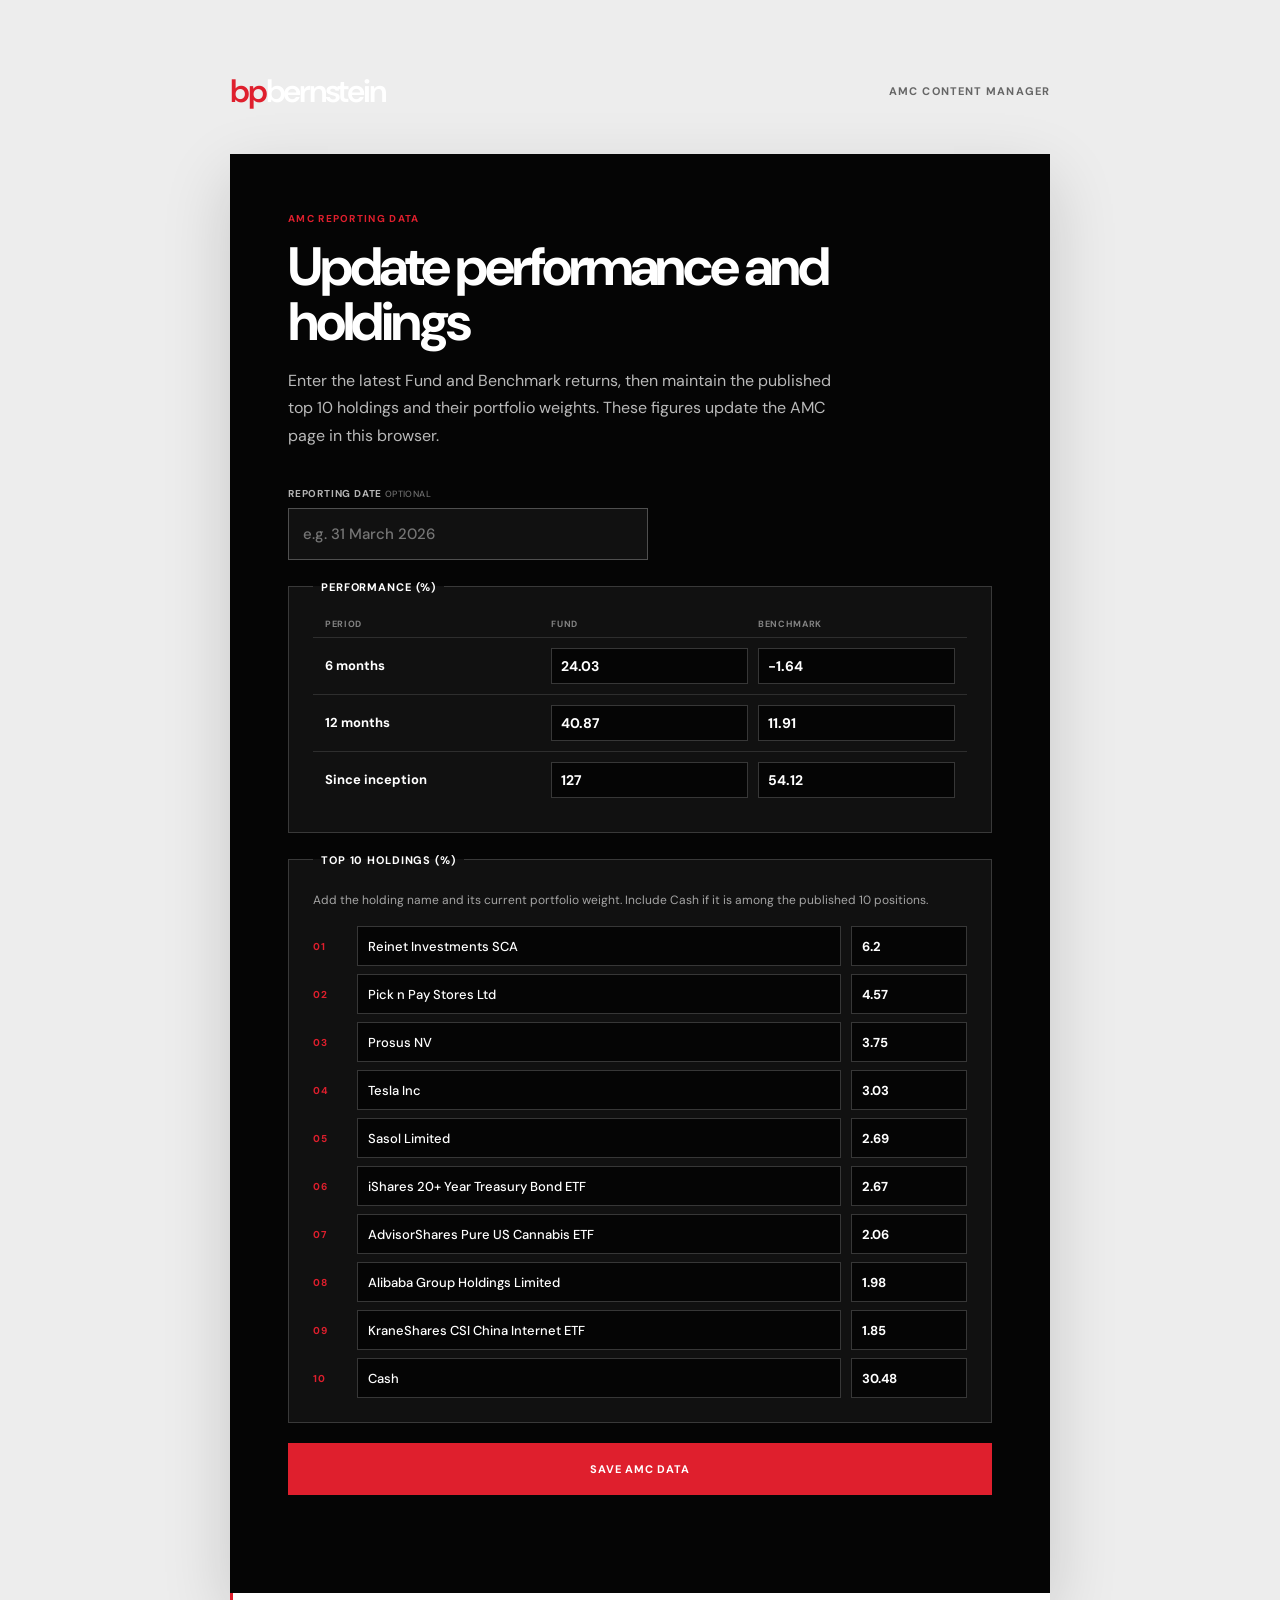
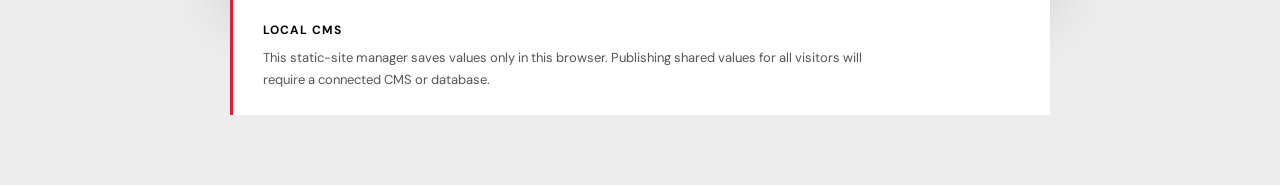
<file: amc-cms.html>
<!DOCTYPE html>
<html lang="en-ZA">
<head>
  <meta charset="UTF-8">
  <meta name="viewport" content="width=device-width, initial-scale=1.0">
  <meta name="robots" content="noindex, nofollow">
  <meta name="theme-color" content="#050505">
  <title>AMC Figure Manager | BP Bernstein</title>
  <link rel="preconnect" href="https://fonts.googleapis.com">
  <link rel="preconnect" href="https://fonts.gstatic.com" crossorigin>
  <link href="https://fonts.googleapis.com/css2?family=DM+Sans:wght@400;500;600;700&display=swap" rel="stylesheet">
  <link rel="stylesheet" href="css/amc-cms.css">
</head>
<body>
  <main class="cms-shell">
    <header class="cms-header">
      <a class="cms-brand" href="amc.html" aria-label="Return to the AMC page"><span>bp</span>bernstein</a>
      <p>AMC content manager</p>
    </header>

    <section class="cms-card" aria-labelledby="cmsTitle">
      <p class="eyebrow">AMC reporting data</p>
      <h1 id="cmsTitle">Update performance and holdings</h1>
      <p class="cms-intro">Enter the latest Fund and Benchmark returns, then maintain the published top 10 holdings and their portfolio weights. These figures update the AMC page in this browser.</p>

      <form id="amcDataForm">
        <label class="cms-date" for="cmsAsOf"><span>Reporting date <small>Optional</small></span><input id="cmsAsOf" name="asOf" type="text" placeholder="e.g. 31 March 2026"></label>

        <fieldset class="cms-section">
          <legend>Performance (%)</legend>
          <div class="cms-performance-head"><span>Period</span><span>Fund</span><span>Benchmark</span></div>
          <div class="cms-performance-row"><strong>6 months</strong><label><span class="sr-only">Fund return for 6 months</span><input name="sixMonthsFund" type="number" inputmode="decimal" step="0.01" required></label><label><span class="sr-only">Benchmark return for 6 months</span><input name="sixMonthsBenchmark" type="number" inputmode="decimal" step="0.01" required></label></div>
          <div class="cms-performance-row"><strong>12 months</strong><label><span class="sr-only">Fund return for 12 months</span><input name="twelveMonthsFund" type="number" inputmode="decimal" step="0.01" required></label><label><span class="sr-only">Benchmark return for 12 months</span><input name="twelveMonthsBenchmark" type="number" inputmode="decimal" step="0.01" required></label></div>
          <div class="cms-performance-row"><strong>Since inception</strong><label><span class="sr-only">Fund return since inception</span><input name="inceptionFund" type="number" inputmode="decimal" step="0.01" required></label><label><span class="sr-only">Benchmark return since inception</span><input name="inceptionBenchmark" type="number" inputmode="decimal" step="0.01" required></label></div>
        </fieldset>

        <fieldset class="cms-section">
          <legend>Top 10 holdings (%)</legend>
          <p class="cms-section__intro">Add the holding name and its current portfolio weight. Include Cash if it is among the published 10 positions.</p>
          <div class="holdings-editor" id="holdingsEditor"></div>
        </fieldset>
        <button type="submit">Save AMC data</button>
      </form>
      <p class="cms-message" id="cmsMessage" role="status" aria-live="polite"></p>
    </section>

    <aside class="cms-note">
      <strong>Local CMS</strong>
      <p>This static-site manager saves values only in this browser. Publishing shared values for all visitors will require a connected CMS or database.</p>
    </aside>
  </main>
  <script src="js/amc-cms.js?v=20260823"></script>
</body>
</html>
</file>
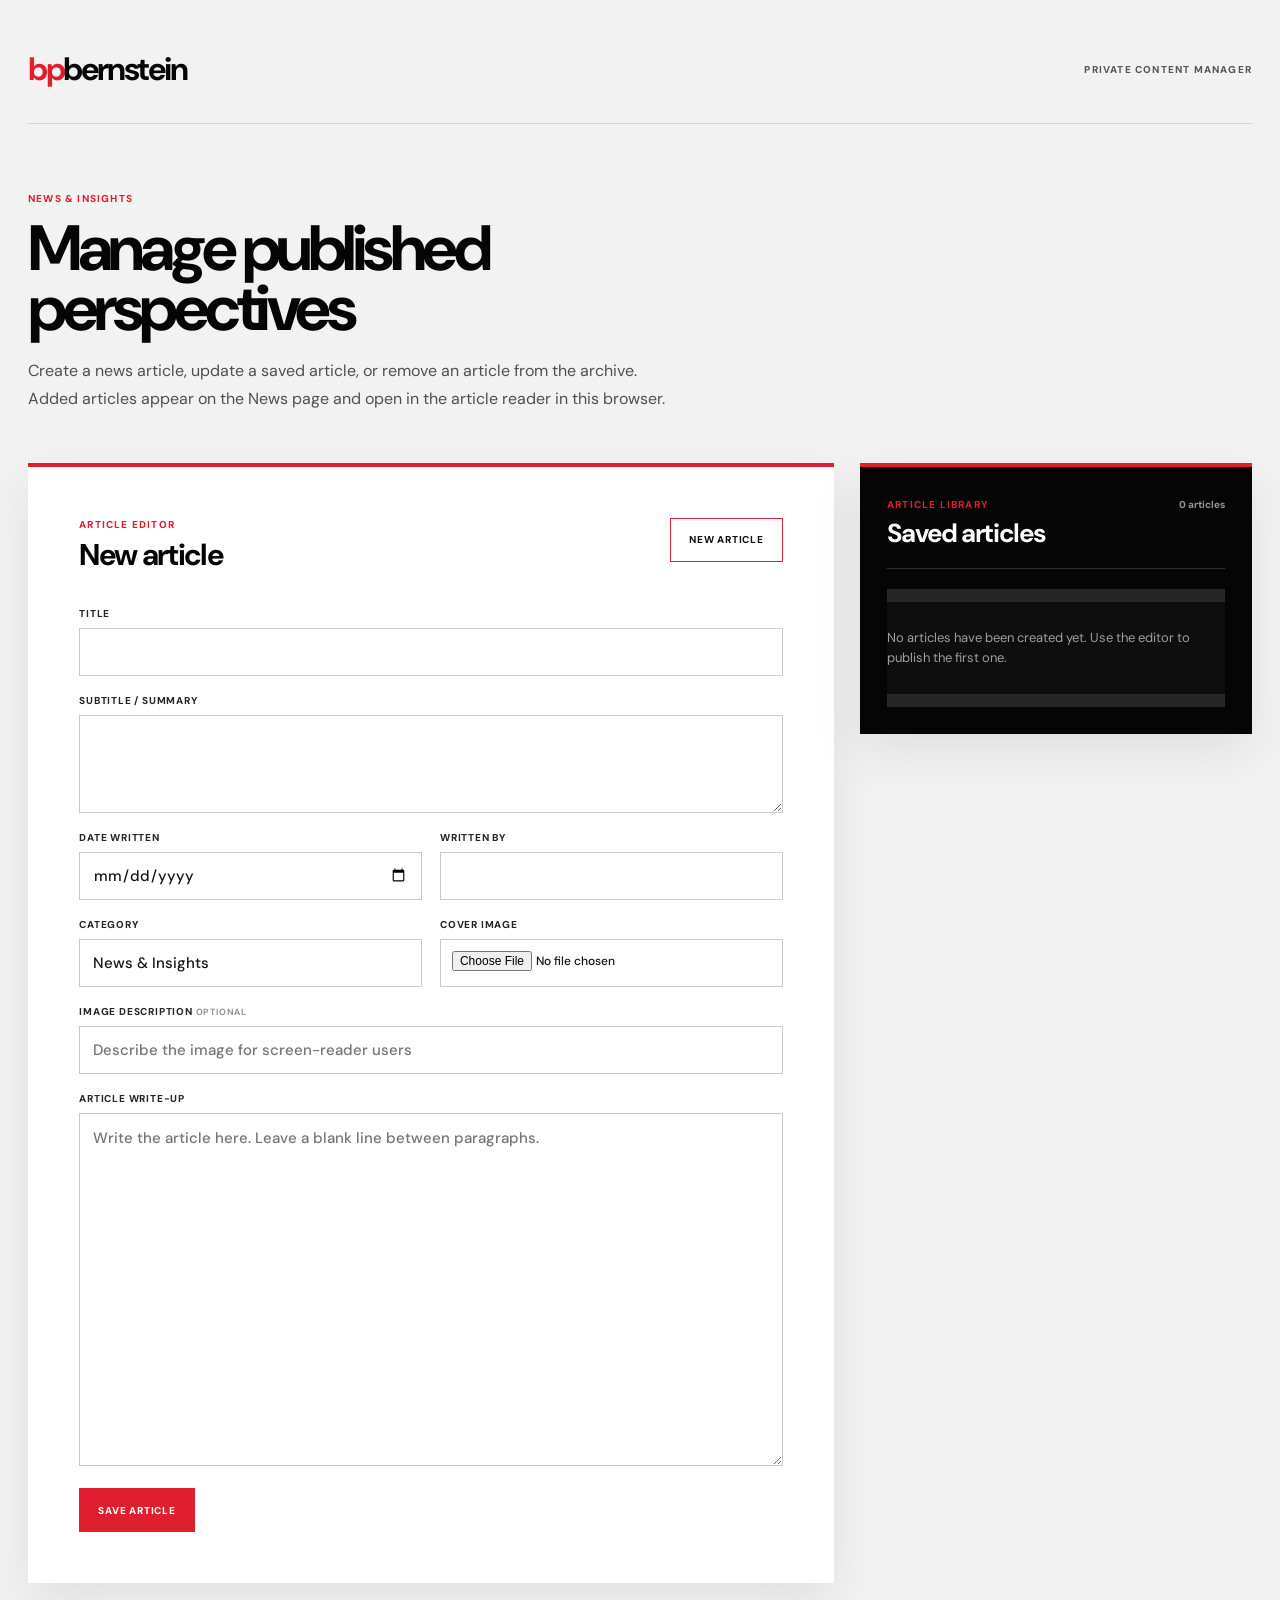
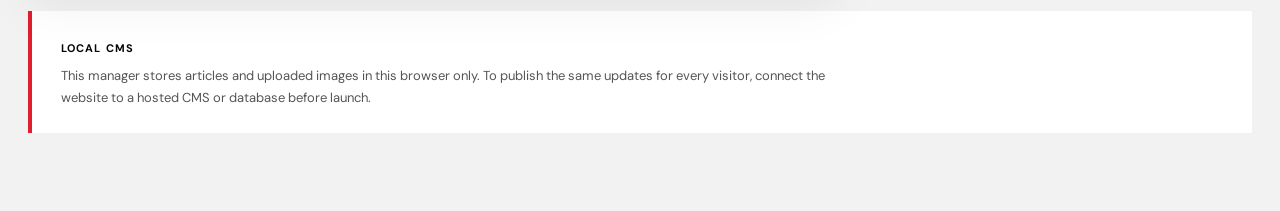
<file: news-cms.html>
<!DOCTYPE html>
<html lang="en-ZA">
<head>
  <meta charset="UTF-8">
  <meta name="viewport" content="width=device-width, initial-scale=1.0">
  <meta name="robots" content="noindex, nofollow">
  <meta name="theme-color" content="#050505">
  <title>News Manager | BP Bernstein</title>
  <link rel="preconnect" href="https://fonts.googleapis.com">
  <link rel="preconnect" href="https://fonts.gstatic.com" crossorigin>
  <link href="https://fonts.googleapis.com/css2?family=DM+Sans:wght@400;500;600;700&display=swap" rel="stylesheet">
  <link rel="stylesheet" href="css/news-cms.css">
</head>
<body>
  <main class="cms-shell">
    <header class="cms-header">
      <a class="cms-brand" href="news.html" aria-label="Return to News"><span>bp</span>bernstein</a>
      <p>Private content manager</p>
    </header>

    <section class="cms-intro" aria-labelledby="cmsTitle">
      <p class="eyebrow">News &amp; insights</p>
      <h1 id="cmsTitle">Manage published perspectives</h1>
      <p>Create a news article, update a saved article, or remove an article from the archive. Added articles appear on the News page and open in the article reader in this browser.</p>
    </section>

    <div class="cms-layout">
      <section class="cms-card" aria-labelledby="editorTitle">
        <div class="cms-card__head"><div><p class="eyebrow">Article editor</p><h2 id="editorTitle">New article</h2></div><button class="button button--quiet" id="clearEditor" type="button">New article</button></div>
        <form id="newsArticleForm">
          <input id="articleId" name="articleId" type="hidden">
          <label class="form-field form-field--wide" for="articleTitle"><span>Title</span><input id="articleTitle" name="title" type="text" maxlength="120" required></label>
          <label class="form-field form-field--wide" for="articleSubtitle"><span>Subtitle / summary</span><textarea id="articleSubtitle" name="subtitle" rows="3" maxlength="280" required></textarea></label>
          <label class="form-field" for="articleDateInput"><span>Date written</span><input id="articleDateInput" name="date" type="date" required></label>
          <label class="form-field" for="articleAuthorInput"><span>Written by</span><input id="articleAuthorInput" name="author" type="text" maxlength="90" required></label>
          <label class="form-field" for="articleCategory"><span>Category</span><input id="articleCategory" name="category" type="text" value="News &amp; Insights" maxlength="60"></label>
          <label class="form-field" for="articleImage"><span>Cover image</span><input id="articleImage" name="image" type="file" accept="image/png,image/jpeg,image/webp"></label>
          <label class="form-field form-field--wide" for="articleAlt"><span>Image description <small>Optional</small></span><input id="articleAlt" name="alt" type="text" maxlength="160" placeholder="Describe the image for screen-reader users"></label>
          <div class="image-preview" id="imagePreview" hidden><img id="imagePreviewImage" alt="Selected article cover preview"><button id="removeImage" type="button">Remove image</button></div>
          <label class="form-field form-field--wide" for="articleWriteup"><span>Article write-up</span><textarea id="articleWriteup" name="writeup" rows="14" placeholder="Write the article here. Leave a blank line between paragraphs." required></textarea></label>
          <div class="form-actions"><button class="button button--red" type="submit">Save article</button><p id="cmsMessage" role="status" aria-live="polite"></p></div>
        </form>
      </section>

      <aside class="cms-library" aria-labelledby="libraryTitle">
        <div class="cms-library__head"><div><p class="eyebrow">Article library</p><h2 id="libraryTitle">Saved articles</h2></div><span id="articleCount">0 articles</span></div>
        <div class="article-library" id="articleLibrary"></div>
      </aside>
    </div>

    <aside class="cms-note"><strong>Local CMS</strong><p>This manager stores articles and uploaded images in this browser only. To publish the same updates for every visitor, connect the website to a hosted CMS or database before launch.</p></aside>
  </main>
  <script src="js/news-cms.js"></script>
</body>
</html>
</file>
<file: css/amc-cms.css>
:root {
  --black: #050505;
  --red: #df1f2d;
  --white: #ffffff;
  --muted: #a7a7a7;
}

* { box-sizing: border-box; }
body { min-width: 0; margin: 0; background: #ededed; color: var(--black); font-family: "DM Sans", Arial, sans-serif; }
.cms-shell { width: min(820px, calc(100vw - 40px)); margin: 0 auto; padding: 70px 0; }
.cms-header { margin-bottom: 42px; display: flex; align-items: center; justify-content: space-between; gap: 24px; }
.cms-brand { color: #fff; font-size: 32px; font-weight: 600; letter-spacing: -.07em; text-decoration: none; }
.cms-brand span { color: var(--red); }
.cms-header p { margin: 0; color: #666; font-size: 11px; font-weight: 700; letter-spacing: .1em; text-transform: uppercase; }
.cms-card { padding: clamp(30px, 6vw, 58px); background: var(--black); color: var(--white); box-shadow: 0 24px 64px rgba(0,0,0,.16); }
.eyebrow { margin: 0; color: var(--red); font-size: 10px; font-weight: 700; letter-spacing: .13em; text-transform: uppercase; }
h1 { max-width: 640px; margin: 14px 0 18px; font-size: clamp(34px, 5vw, 54px); line-height: 1.02; letter-spacing: -.06em; }
.cms-intro { max-width: 570px; margin: 0; color: rgba(255,255,255,.72); line-height: 1.7; }
form { margin-top: 38px; display: grid; grid-template-columns: repeat(3, 1fr); gap: 14px; }
form label { display: grid; gap: 8px; color: rgba(255,255,255,.7); font-size: 10px; font-weight: 700; letter-spacing: .08em; text-transform: uppercase; }
form label > span:last-child { min-height: 54px; border: 1px solid rgba(255,255,255,.26); background: #111; display: flex; align-items: center; }
input { width: 100%; min-width: 0; padding: 0 13px; border: 0; outline: 0; background: transparent; color: #fff; font-family: inherit; font-size: 20px; font-weight: 700; }
input:focus { box-shadow: inset 0 0 0 2px var(--red); }
form b { padding-right: 13px; color: var(--red); font-size: 16px; }
button { grid-column: 1 / -1; min-height: 52px; margin-top: 10px; border: 1px solid var(--red); background: var(--red); color: #fff; font: inherit; font-size: 11px; font-weight: 700; letter-spacing: .07em; text-transform: uppercase; cursor: pointer; transition: background .2s, transform .2s; }
button:hover { background: #b81320; transform: translateY(-2px); }
.cms-message { min-height: 22px; margin: 18px 0 0; color: #fff; font-size: 13px; }
.cms-note { padding: 25px 30px; border-left: 3px solid var(--red); background: #fff; }
.cms-note strong { font-size: 12px; letter-spacing: .08em; text-transform: uppercase; }
.cms-note p { max-width: 640px; margin: 8px 0 0; color: #555; font-size: 13px; line-height: 1.65; }

@media (max-width: 640px) {
  .cms-shell { width: min(100% - 32px, 820px); padding: 38px 0; }
  .cms-header { align-items: flex-start; flex-direction: column; gap: 9px; }
  form { grid-template-columns: 1fr; }
}

/* Performance and holdings editor */
.sr-only { position:absolute; width:1px; height:1px; padding:0; margin:-1px; overflow:hidden; clip:rect(0,0,0,0); white-space:nowrap; border:0; }
#amcDataForm { display:grid; grid-template-columns:repeat(3,1fr); gap:20px; }
#amcDataForm > * { grid-column:1 / -1; }
#amcDataForm .cms-date { display:grid; gap:8px; max-width:360px; color:rgba(255,255,255,.7); font-size:10px; font-weight:700; letter-spacing:.08em; text-transform:uppercase; }
#amcDataForm .cms-date small { color:rgba(255,255,255,.42); font-size:9px; font-weight:500; letter-spacing:.04em; }
#amcDataForm .cms-date input { height:52px; padding:0 14px; border:1px solid rgba(255,255,255,.26); background:#111; color:#fff; font-size:15px; font-weight:500; }
.cms-section { min-width:0; margin:0; padding:24px; border:1px solid rgba(255,255,255,.17); background:#111; }
.cms-section legend { padding:0 8px; color:#fff; font-size:11px; font-weight:700; letter-spacing:.08em; text-transform:uppercase; }
.cms-section__intro { margin:0 0 17px; color:rgba(255,255,255,.62); font-size:12px; line-height:1.55; }
.cms-performance-head,.cms-performance-row { display:grid; grid-template-columns:minmax(125px,1.1fr) 1fr 1fr; gap:10px; align-items:center; }
.cms-performance-head { padding:0 12px 7px; color:rgba(255,255,255,.48); font-size:9px; font-weight:700; letter-spacing:.07em; text-transform:uppercase; }
.cms-performance-row { min-height:57px; padding:6px 12px; border-top:1px solid rgba(255,255,255,.12); }
.cms-performance-row strong { color:#fff; font-size:13px; }
.cms-performance-row label { display:block; }
.cms-performance-row input { height:36px; padding:0 9px; border:1px solid rgba(255,255,255,.2); background:#050505; color:#fff; font-size:14px; font-weight:700; }
.holdings-editor { display:grid; gap:8px; }
.holding-editor-row { display:grid; grid-template-columns:34px 1fr 116px; gap:10px; align-items:center; }
.holding-editor-row > span { color:var(--red); font-size:10px; font-weight:700; letter-spacing:.06em; }
.holding-editor-row input { height:40px; padding:0 10px; border:1px solid rgba(255,255,255,.2); background:#050505; color:#fff; font-size:13px; font-weight:500; }
.holding-editor-row input[name^="holdingWeight"] { font-weight:700; }
#amcDataForm button { margin-top:0; }
@media (max-width:640px) {
  #amcDataForm { grid-template-columns:1fr; }
  .cms-section { padding:17px 14px; }
  .cms-performance-head,.cms-performance-row { grid-template-columns:1.2fr 1fr 1fr; gap:6px; padding-inline:4px; }
  .cms-performance-row strong { font-size:11px; }
  .holding-editor-row { grid-template-columns:27px minmax(0,1fr) 82px; gap:6px; }
  .holding-editor-row input { padding-inline:7px; font-size:11px; }
}
</file>
<file: css/news-cms.css>
:root { --black:#050505; --red:#df1f2d; --white:#fff; --soft:#f2f2f2; --line:#d8d8d8; --muted:#707070; }
* { box-sizing:border-box; }
body { margin:0; background:var(--soft); color:var(--black); font-family:"DM Sans",Arial,sans-serif; }
button,input,textarea { font:inherit; }
.cms-shell { width:min(1240px,calc(100vw - 56px)); margin:0 auto; padding:48px 0 78px; }
.cms-header { display:flex; align-items:center; justify-content:space-between; gap:24px; padding-bottom:33px; border-bottom:1px solid var(--line); }
.cms-brand { color:var(--black); font-size:32px; font-weight:700; letter-spacing:-.075em; text-decoration:none; }
.cms-brand span,.eyebrow { color:var(--red); }
.cms-header p,.eyebrow { margin:0; font-size:10px; font-weight:800; letter-spacing:.12em; text-transform:uppercase; }
.cms-header p { color:#565656; }
.cms-intro { max-width:760px; padding:68px 0 51px; }
.cms-intro h1 { margin:14px 0 18px; font-size:clamp(42px,5vw,72px); letter-spacing:-.07em; line-height:.94; }
.cms-intro > p:last-child { max-width:650px; margin:0; color:#4f4f4f; font-size:16px; line-height:1.7; }
.cms-layout { display:grid; grid-template-columns:minmax(0,1.48fr) minmax(310px,.72fr); gap:26px; align-items:start; }
.cms-card,.cms-library { background:var(--white); border-top:4px solid var(--red); box-shadow:0 18px 48px rgba(0,0,0,.08); }
.cms-card { padding:clamp(25px,4vw,52px); }
.cms-card__head,.cms-library__head { display:flex; align-items:start; justify-content:space-between; gap:22px; }
.cms-card h2,.cms-library h2 { margin:9px 0 0; font-size:30px; letter-spacing:-.055em; line-height:1; }
.button { min-height:44px; padding:0 18px; border:1px solid var(--red); font-size:10px; font-weight:800; letter-spacing:.08em; text-transform:uppercase; cursor:pointer; transition:transform .18s ease,background .18s ease; }
.button:hover { transform:translateY(-2px); }
.button--quiet { background:#fff; color:#111; }
.button--red { background:var(--red); color:#fff; }
form { display:grid; grid-template-columns:repeat(2,minmax(0,1fr)); gap:18px; margin-top:37px; }
.form-field { display:grid; gap:8px; color:#262626; font-size:10px; font-weight:800; letter-spacing:.08em; text-transform:uppercase; }
.form-field--wide,.image-preview,.form-actions { grid-column:1 / -1; }
.form-field small { color:#8a8a8a; font-size:9px; font-weight:600; }
input,textarea { width:100%; border:1px solid #cacaca; border-radius:0; outline:none; background:#fff; color:#151515; font-size:15px; font-weight:500; letter-spacing:0; text-transform:none; }
input { min-height:48px; padding:0 13px; }
textarea { padding:13px; resize:vertical; line-height:1.55; }
input:focus,textarea:focus { border-color:var(--red); box-shadow:0 0 0 3px rgba(223,31,45,.12); }
input[type="file"] { padding:11px; font-size:12px; }
.image-preview { position:relative; overflow:hidden; min-height:230px; background:#161616; }
.image-preview img { display:block; width:100%; height:300px; object-fit:cover; }
.image-preview button { position:absolute; right:12px; bottom:12px; min-height:34px; padding:0 13px; border:1px solid #fff; background:#050505; color:#fff; font-size:10px; font-weight:800; letter-spacing:.06em; text-transform:uppercase; cursor:pointer; }
.form-actions { display:flex; align-items:center; gap:18px; padding-top:4px; }
.form-actions p { margin:0; color:#555; font-size:13px; line-height:1.5; }
.cms-library { position:sticky; top:24px; padding:31px 27px 27px; background:var(--black); color:var(--white); }
.cms-library__head { padding-bottom:22px; border-bottom:1px solid rgba(255,255,255,.16); }
.cms-library h2 { color:#fff; font-size:26px; }
#articleCount { color:rgba(255,255,255,.58); font-size:10px; font-weight:700; white-space:nowrap; }
.article-library { display:grid; gap:1px; margin-top:20px; background:rgba(255,255,255,.13); }
.library-empty,.library-item { background:#0e0e0e; }
.library-empty { padding:26px 0; color:rgba(255,255,255,.6); font-size:13px; line-height:1.55; }
.library-item { display:grid; grid-template-columns:70px minmax(0,1fr); gap:13px; padding:13px 0; }
.library-item img { width:70px; height:70px; object-fit:cover; }
.library-item__content { min-width:0; }
.library-item__content small { display:block; color:var(--red); font-size:9px; font-weight:800; letter-spacing:.08em; text-transform:uppercase; }
.library-item__content h3 { margin:5px 0 9px; overflow:hidden; color:#fff; font-size:14px; letter-spacing:-.025em; line-height:1.25; text-overflow:ellipsis; white-space:nowrap; }
.library-item__actions { display:flex; gap:15px; }
.library-item__actions button { padding:0; border:0; background:none; color:rgba(255,255,255,.72); font-size:10px; font-weight:800; letter-spacing:.05em; text-transform:uppercase; cursor:pointer; }
.library-item__actions button:first-child { color:#fff; }
.library-item__actions button:last-child { color:#ff6d76; }
.cms-note { margin-top:28px; padding:25px 29px; border-left:4px solid var(--red); background:#fff; }
.cms-note strong { font-size:11px; letter-spacing:.1em; text-transform:uppercase; }
.cms-note p { max-width:780px; margin:8px 0 0; color:#555; font-size:13px; line-height:1.65; }
@media (max-width:900px) { .cms-layout { grid-template-columns:1fr; } .cms-library { position:static; } }
@media (max-width:620px) { .cms-shell { width:min(100% - 32px,1240px); padding-top:28px; } .cms-header { align-items:flex-start; flex-direction:column; gap:10px; } .cms-intro { padding:45px 0 34px; } .cms-layout { gap:18px; } .cms-card { padding:25px 19px; } form { grid-template-columns:1fr; gap:15px; } .form-actions { align-items:flex-start; flex-direction:column; } .cms-library { padding:25px 19px; } }
</file>
